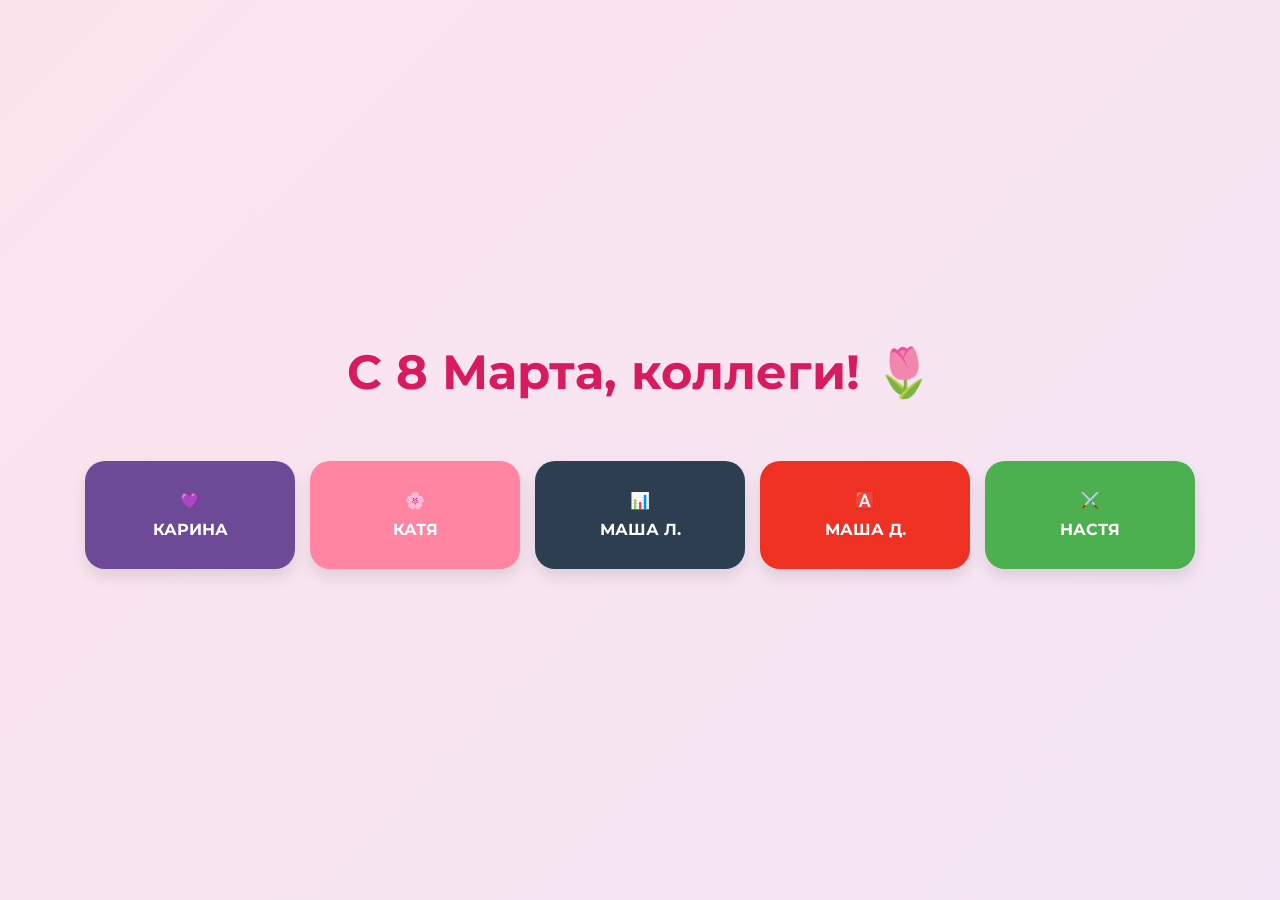
<file: index.html>
<!DOCTYPE html>
<html lang="ru">
<head>
    <meta charset="UTF-8">
    <title>8 Марта Хаб</title>
    <link href="https://fonts.googleapis.com/css2?family=Montserrat:wght@400;700&display=swap" rel="stylesheet">
    <style>
        body {
            margin: 0; padding: 0;
            background: linear-gradient(135deg, #fce4ec 0%, #f3e5f5 100%);
            font-family: 'Montserrat', sans-serif;
            display: flex; flex-direction: column; align-items: center; justify-content: center;
            min-height: 100vh; text-align: center;
        }
        .container { width: 95%; max-width: 1200px; }
        h1 { color: #d81b60; font-size: 3rem; margin-bottom: 40px; }

        /* Выравнивание в одну строку */
        .grid-row {
            display: flex;
            justify-content: center;
            gap: 15px;
            overflow-x: auto; /* На случай узкого экрана */
            padding: 20px 10px;
        }

        .card {
            flex: 0 0 180px; /* Фиксированная ширина для ряда */
            padding: 30px 15px;
            border-radius: 20px;
            text-decoration: none;
            color: white;
            font-weight: bold;
            transition: 0.3s;
            box-shadow: 0 8px 15px rgba(0,0,0,0.1);
            display: flex; flex-direction: column; align-items: center; gap: 10px;
        }
        .card:hover { transform: translateY(-10px); box-shadow: 0 12px 20px rgba(0,0,0,0.2); }

        .btn-karina { background: #6d4a97; }
        .btn-katya { background: #ff85a2; }
        .btn-masha-l { background: #2c3e50; }
        .btn-masha-d { background: #ef3124; }
        .btn-nastya { background: #4caf50; }
    </style>
</head>
<body>
    <div class="container">
        <h1>С 8 Марта, коллеги! 🌷</h1>
        <div class="grid-row">
            <a href="karina.html" class="card btn-karina"><span>💜</span>КАРИНА</a>
            <a href="katya.html" class="card btn-katya"><span>🌸</span>КАТЯ</a>
            <a href="mashaL.html" class="card btn-masha-l"><span>📊</span>МАША Л.</a>
            <a href="mashaD.html" class="card btn-masha-d"><span>🅰️</span>МАША Д.</a>
            <a href="nastya.html" class="card btn-nastya"><span>⚔️</span>НАСТЯ</a>
        </div>
    </div>
</body>
</html>
</file>
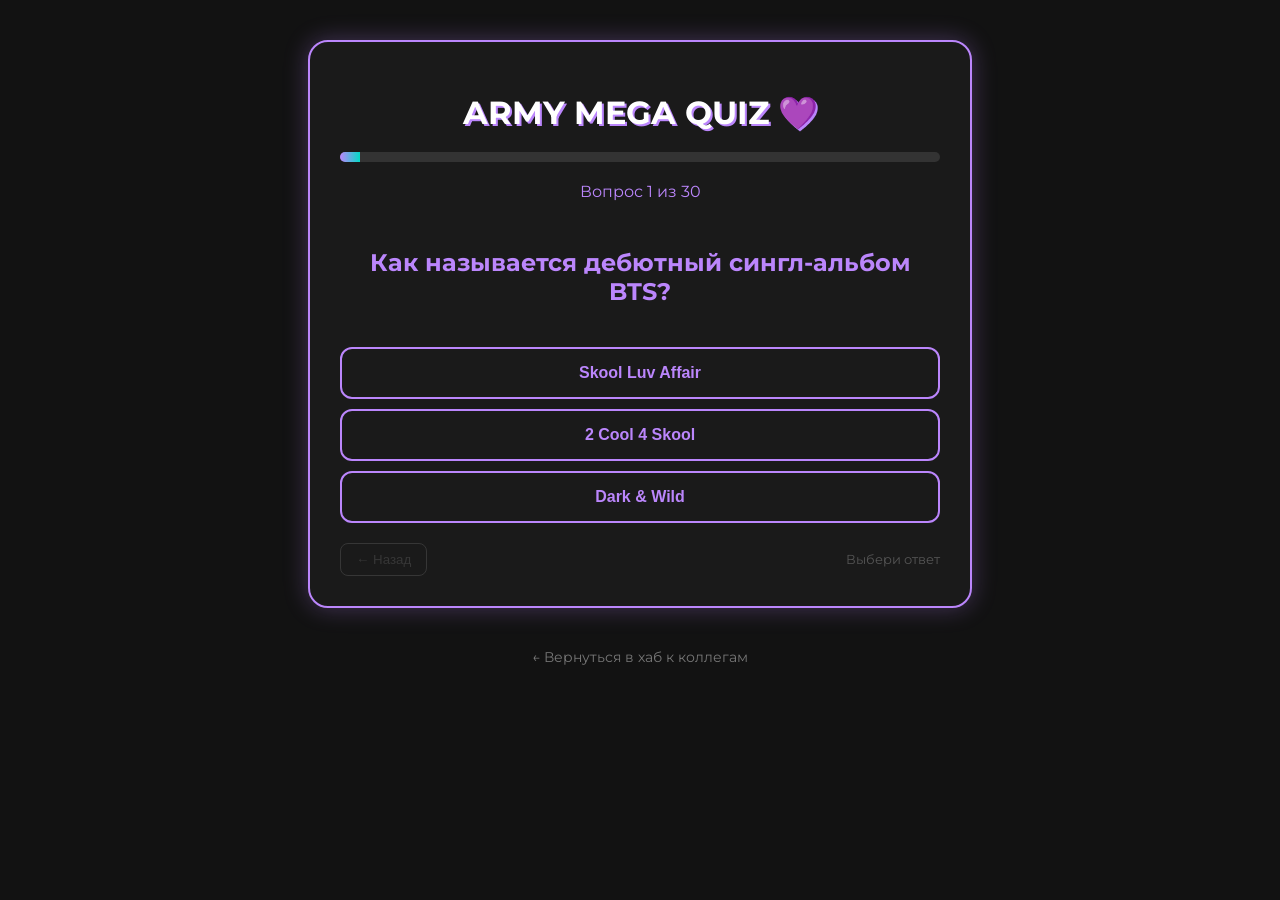
<file: karina.html>
<!DOCTYPE html>
<html lang="ru">
<head>
    <meta charset="UTF-8">
    <title>BTS Mega Quiz | Карина</title>
    <link href="https://fonts.googleapis.com/css2?family=Montserrat:wght@400;700&display=swap" rel="stylesheet">
    <style>
        body {
            background: #121212;
            color: #bb86fc;
            font-family: 'Montserrat', sans-serif;
            text-align: center;
            padding: 20px;
            margin: 0;
        }
        .quiz-container {
            border: 2px solid #bb86fc;
            padding: 30px;
            border-radius: 20px;
            max-width: 600px;
            margin: 20px auto;
            background: #1a1a1a;
            box-shadow: 0 0 25px rgba(187, 134, 252, 0.3);
        }
        h1 { color: #fff; text-shadow: 2px 2px #bb86fc; margin-bottom: 10px; }
        .progress-bar {
            height: 10px;
            background: #333;
            border-radius: 5px;
            margin: 20px 0;
            overflow: hidden;
        }
        #progress-fill {
            height: 100%;
            background: linear-gradient(90deg, #bb86fc, #03dac6);
            width: 0%;
            transition: 0.4s;
        }
        .question-box { min-height: 120px; display: flex; flex-direction: column; justify-content: center; }
        
        .btn-option {
            display: block;
            width: 100%;
            padding: 15px;
            margin: 10px 0;
            background: transparent;
            color: #bb86fc;
            border: 2px solid #bb86fc;
            border-radius: 12px;
            cursor: pointer;
            font-weight: bold;
            font-size: 1rem;
            transition: 0.2s;
        }

        /* Цвета проверки */
        .correct { background: #2ecc71 !important; color: #fff !important; border-color: #2ecc71 !important; }
        .wrong { background: #e74c3c !important; color: #fff !important; border-color: #e74c3c !important; }

        .nav-controls {
            display: flex;
            justify-content: space-between;
            margin-top: 20px;
        }
        .btn-nav {
            background: none;
            border: 1px solid #777;
            color: #777;
            padding: 8px 15px;
            border-radius: 8px;
            cursor: pointer;
            transition: 0.3s;
        }
        .btn-nav:hover:not(:disabled) { border-color: #bb86fc; color: #bb86fc; }
        .btn-nav:disabled { opacity: 0.3; cursor: not-allowed; }

        .back-link {
            color: #777;
            text-decoration: none;
            margin-top: 20px;
            display: inline-block;
            font-size: 0.9rem;
        }
        .back-link:hover { color: #bb86fc; }
    </style>
</head>
<body>

    <div class="quiz-container">
        <h1>ARMY MEGA QUIZ 💜</h1>
        <div class="progress-bar"><div id="progress-fill"></div></div>
        <p id="score-text">Вопрос 1 из 30</p>

        <div class="question-box">
            <h2 id="question-text">Загрузка...</h2>
        </div>

        <div id="options"></div>

        <div class="nav-controls">
            <button id="prev-btn" class="btn-nav" onclick="prevQuestion()">← Назад</button>
            <span id="feedback-text" style="font-size: 0.8rem; align-self: center; color: #555;">Выбери ответ</span>
        </div>
    </div>

    <a href="index.html" class="back-link">← Вернуться в хаб к коллегам</a>

    <script>
        const questions = [
            { q: "Как называется дебютный сингл-альбом BTS?", a: ["Skool Luv Affair", "2 Cool 4 Skool", "Dark & Wild"], correct: 1 },
            { q: "Точная дата дебюта группы?", a: ["13 июня 2013", "12 июня 2013", "14 июня 2014"], correct: 0 },
            { q: "Кто был первым участником, присоединившимся к Big Hit?", a: ["Suga", "RM", "J-Hope"], correct: 1 },
            { q: "Угадай песню по эмодзи: 🧨🧊⚡", a: ["Butter", "Dynamite", "Stay Gold"], correct: 1 },
            { q: "Название фандома A.R.M.Y расшифровывается как...", a: ["Adorable Representative M.C. for Youth", "Amazing Real Music Youth", "All Real Music Young"], correct: 0 },
            { q: "Кто из участников самый младший (Золотой Макнэ)?", a: ["V", "Jungkook", "Jimin"], correct: 1 },
            { q: "Какая фраза Тэхёна стала девизом ARMY?", a: ["I purple you (Borahae)", "Love Yourself", "Shine Dream Smile"], correct: 0 },
            { q: "Как назывался первый полноформатный альбом BTS?", a: ["Wake Up", "Dark & Wild", "Wings"], correct: 1 },
            { q: "Кто выпустил сольный альбом 'Indigo'?", a: ["RM", "Suga", "J-Hope"], correct: 0 },
            { q: "В каком году BTS впервые посетили премию Грэмми?", a: ["2018", "2019", "2020"], correct: 1 },
            { q: "Угадай песню по эмодзи: 🦢🖤", a: ["Black Swan", "Shadow", "Louder than bombs"], correct: 0 },
            { q: "Сценическое имя Мин Юнги как сольного исполнителя?", a: ["V", "Agust D", "Hope World"], correct: 1 },
            { q: "Кто из участников является 'World Wide Handsome'?", a: ["Jin", "V", "Jimin"], correct: 0 },
            { q: "Какой город является родиной Тэхёна (V)?", a: ["Тэгу", "Пусан", "Сеул"], correct: 0 },
            { q: "В какой дораме снялся Ким Тэхён (V)?", a: ["Хваран", "Гоблин", "Наследники"], correct: 0 },
            { q: "Как называется серия влогов о путешествиях парней?", a: ["Run BTS", "Bon Voyage", "BTS Gayo"], correct: 1 },
            { q: "Какое животное представляет Чонгука в BT21?", a: ["Коала (Koya)", "Кролик (Cooky)", "Печенька (Shooky)"], correct: 1 },
            { q: "Угадай песню по эмодзи: 👦💖🌹", a: ["Boy In Luv", "Boy With Luv", "Save Me"], correct: 1 },
            { q: "Кто в группе главный хореограф и 'Солнышко'?", a: ["RM", "J-Hope", "Suga"], correct: 1 },
            { q: "С каким артистом была коллаборация 'My Universe'?", a: ["Halsey", "Coldplay", "Snoop Dogg"], correct: 1 },
            { q: "Как называется сольный трек Чимина из альбома 'Face'?", a: ["Like Crazy", "Set Me Free Pt.2", "Filter"], correct: 0 },
            { q: "Первая песня BTS полностью на английском языке?", a: ["Butter", "Dynamite", "Permission to Dance"], correct: 1 },
            { q: "В каком городе родился Чимин?", a: ["Тэгу", "Пусан", "Кванджу"], correct: 1 },
            { q: "Название альбома, вышедшего в пандемию в 2020 году?", a: ["BE", "Map of the Soul: 7", "Love Yourself: Answer"], correct: 0 },
            { q: "Угадай песню по эмодзи: 🎤💧", a: ["Mic Drop", "Fire", "Dope"], correct: 0 },
            { q: "Как зовут собаку Тэхёна?", a: ["Minnie", "Yeontan", "Holly"], correct: 1 },
            { q: "Кто из участников любит читать и посещать музеи ('Namjooning')?", a: ["RM", "Jin", "Suga"], correct: 0 },
            { q: "Как называется сольный трек Джина, посвященный ARMY (2022)?", a: ["The Astronaut", "Abyss", "Moon"], correct: 0 },
            { q: "Сколько всего участников в BTS?", a: ["5", "7", "9"], correct: 1 },
            { q: "Самый важный ответ: Карина, ты готова пройти квест до конца?", a: ["Да!", "Конечно!", "Я — настоящая ARMY!"], correct: 2 }
        ];

        let currentQ = 0;
        let userAnswers = []; 
        let isLocked = false; // Блокировка кликов во время анимации

        function loadQuestion() {
            isLocked = false;
            const q = questions[currentQ];
            document.getElementById('question-text').innerText = q.q;
            document.getElementById('score-text').innerText = `Вопрос ${currentQ + 1} из ${questions.length}`;
            document.getElementById('progress-fill').style.width = ((currentQ + 1) / questions.length * 100) + "%";
            document.getElementById('prev-btn').disabled = currentQ === 0;
            document.getElementById('feedback-text').innerText = "Выбери ответ";

            const options = document.getElementById('options');
            options.innerHTML = '';
            
            q.a.forEach((opt, i) => {
                const btn = document.createElement('button');
                btn.className = 'btn-option';
                btn.innerText = opt;
                
                // Если мы вернулись назад, подсвечиваем то, что уже выбрали
                if (userAnswers[currentQ] !== undefined) {
                    if (i === q.correct) btn.classList.add('correct');
                    else if (i === userAnswers[currentQ]) btn.classList.add('wrong');
                }

                btn.onclick = () => checkAnswer(i, btn);
                options.appendChild(btn);
            });
        }

        function checkAnswer(i, btn) {
            if (isLocked) return;
            isLocked = true;

            const q = questions[currentQ];
            userAnswers[currentQ] = i;

            // Визуальная проверка
            if (i === q.correct) {
                btn.classList.add('correct');
                document.getElementById('feedback-text').innerText = "Верно! ✨";
            } else {
                btn.classList.add('wrong');
                document.getElementById('feedback-text').innerText = "Упс, не совсем... 💜";
                // Подсвечиваем правильный, чтобы Карина знала
                const buttons = document.querySelectorAll('.btn-option');
                buttons[q.correct].classList.add('correct');
            }

            // Задержка перед переходом, чтобы успеть увидеть результат
            setTimeout(() => {
                currentQ++;
                if (currentQ < questions.length) loadQuestion();
                else finish();
            }, 1200);
        }

        function prevQuestion() {
            if (currentQ > 0) {
                currentQ--;
                loadQuestion();
            }
        }

        function finish() {
            let finalScore = 0;
            userAnswers.forEach((ans, index) => {
                if (ans === questions[index].correct) finalScore++;
            });

            const container = document.querySelector('.quiz-container');
            container.innerHTML = `
                <h1 style="font-size: 3rem;">💜 ФИНАЛ 💜</h1>
                <p style="font-size: 1.4rem;">Карина, твой результат: ${finalScore} из ${questions.length}</p>
                <p style="margin: 20px 0; line-height: 1.6;">Ты — настоящая гордость фандома! Пусть этот день будет таким же ярким, как концерт BTS!</p>
                <button class="btn-option" onclick="location.reload()">Пройти еще раз</button>
                <a href="index.html" class="back-link">Вернуться на главную</a>
            `;
        }

        loadQuestion();
    </script>
</body>
</html>
</file>
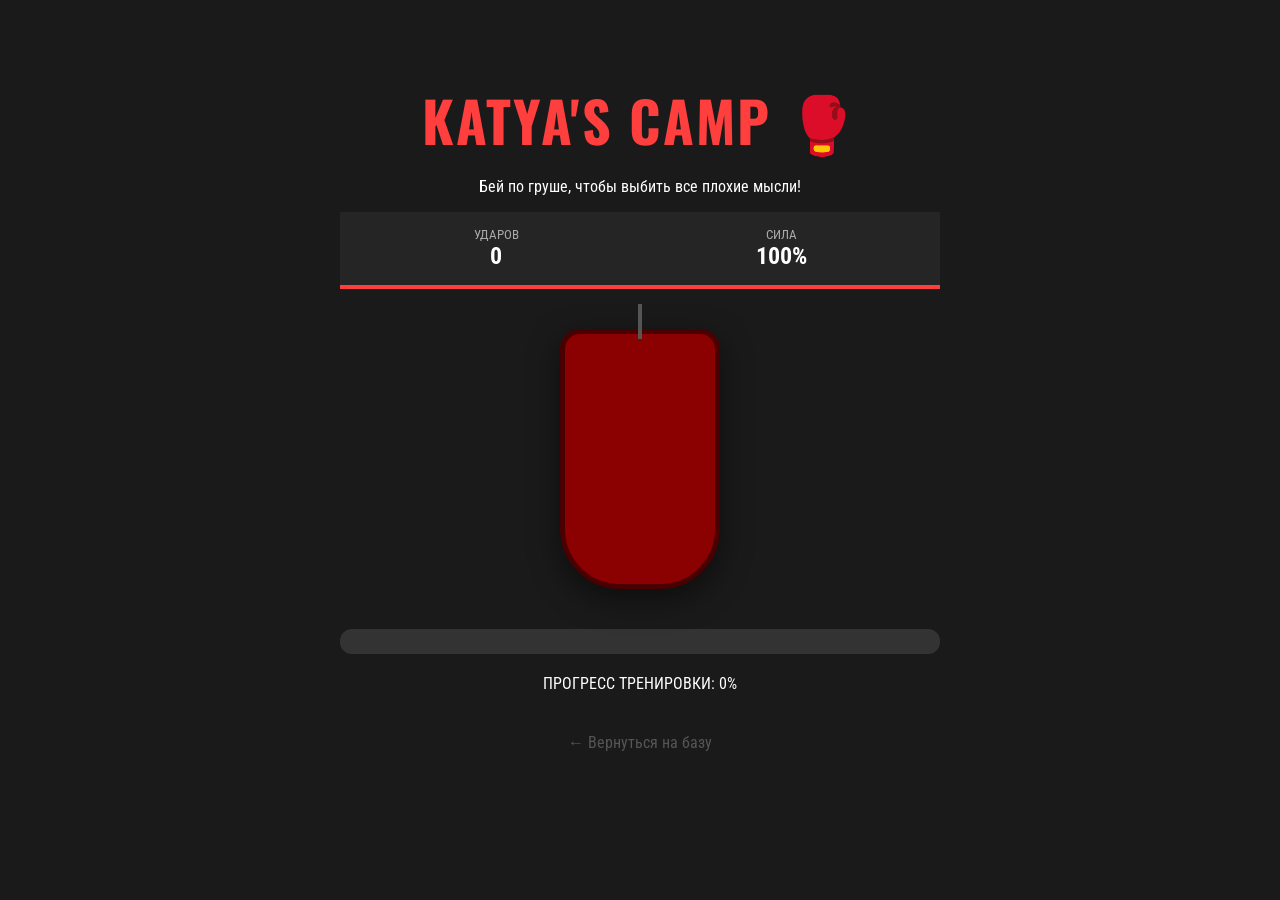
<file: katya.html>
<!DOCTYPE html>
<html lang="ru">
<head>
    <meta charset="UTF-8">
    <title>Katya | Queen of the Ring 🥊</title>
    <link href="https://fonts.googleapis.com/css2?family=Oswald:wght@700&family=Roboto+Condensed:wght@400;700&display=swap" rel="stylesheet">
    <style>
        body {
            background: #1a1a1a;
            color: #ffffff;
            font-family: 'Roboto Condensed', sans-serif;
            text-align: center;
            margin: 0;
            overflow-x: hidden;
        }
        .gym-container {
            padding: 40px 20px;
            max-width: 600px;
            margin: auto;
        }
        h1 {
            font-family: 'Oswald', sans-serif;
            font-size: 3.5rem;
            color: #ff3e3e;
            text-transform: uppercase;
            letter-spacing: 2px;
            margin-bottom: 10px;
        }
        .stats-row {
            display: flex;
            justify-content: space-around;
            background: #252525;
            padding: 15px;
            border-bottom: 4px solid #ff3e3e;
            margin-bottom: 30px;
        }
        .stat-item span { display: block; color: #aaa; font-size: 0.8rem; }
        .stat-item strong { font-size: 1.5rem; color: #fff; }

        /* Боксерская груша */
        #boxing-bag {
            width: 150px;
            height: 250px;
            background: #8b0000;
            margin: 40px auto;
            border-radius: 20px 20px 60px 60px;
            border: 5px solid #4a0000;
            cursor: pointer;
            transition: transform 0.1s;
            position: relative;
            box-shadow: 0 10px 30px rgba(0,0,0,0.5);
        }
        #boxing-bag::before {
            content: '';
            position: absolute;
            top: -30px; left: 50%;
            width: 4px; height: 35px;
            background: #555; transform: translateX(-50%);
        }
        #boxing-bag:active {
            transform: scale(0.95) rotate(5deg);
        }

        .punch-text {
            position: absolute;
            color: #ff3e3e;
            font-weight: bold;
            font-size: 1.5rem;
            pointer-events: none;
            animation: floatUp 0.6s ease-out forwards;
        }

        @keyframes floatUp {
            0% { transform: translateY(0); opacity: 1; }
            100% { transform: translateY(-100px); opacity: 0; }
        }

        .progress-container {
            width: 100%;
            height: 25px;
            background: #333;
            border-radius: 12px;
            margin: 20px 0;
            overflow: hidden;
        }
        #progress-bar {
            width: 0%;
            height: 100%;
            background: linear-gradient(90deg, #ff3e3e, #ff8e8e);
            transition: width 0.3s;
        }

        button#special-move {
            background: #ff3e3e;
            color: white;
            border: none;
            padding: 15px 30px;
            font-family: 'Oswald', sans-serif;
            font-size: 1.2rem;
            cursor: pointer;
            border-radius: 5px;
            display: none;
            margin: 20px auto;
        }
        button#special-move:hover { background: #cc0000; }

        .back-link { color: #555; text-decoration: none; margin-top: 40px; display: block; }
    </style>
</head>
<body>

<div class="gym-container">
    <h1>KATYA'S CAMP 🥊</h1>
    <p>Бей по груше, чтобы выбить все плохие мысли!</p>

    <div class="stats-row">
        <div class="stat-item"><span>УДАРОВ</span><strong id="hits">0</strong></div>
        <div class="stat-item"><span>СИЛА</span><strong id="power">100%</strong></div>
    </div>

    <div id="boxing-bag" onclick="punch(event)"></div>

    <div class="progress-container">
        <div id="progress-bar"></div>
    </div>
    <p id="label">ПРОГРЕСС ТРЕНИРОВКИ: <span id="percent">0%</span></p>

    <button id="special-move" onclick="victory()">ФИНАЛЬНЫЙ АППЕРКОТ!</button>

    <a href="index.html" class="back-link">← Вернуться на базу</a>
</div>

<script>
    let hits = 0;
    let progress = 0;
    const targets = ["БАГИ", "ДЕЛА", "РУТИНА", "СТРЕСС", "ОШИБКИ"];

    function punch(event) {
        hits++;
        progress += 2; // Нужно 50 ударов для победы
        
        // Обновляем текст
        document.getElementById('hits').innerText = hits;
        
        // Обновляем прогресс-бар
        if (progress > 100) progress = 100;
        document.getElementById('progress-bar').style.width = progress + '%';
        document.getElementById('percent').innerText = progress + '%';

        // Создаем вылетающий текст
        const text = document.createElement('div');
        text.className = 'punch-text';
        text.innerText = targets[Math.floor(Math.random() * targets.length)] + "!";
        text.style.left = event.clientX + 'px';
        text.style.top = (event.clientY - 50) + 'px';
        document.body.appendChild(text);

        // Удаляем текст через полсекунды
        setTimeout(() => text.remove(), 600);

        // Если дошли до конца
        if (progress >= 100) {
            document.getElementById('boxing-bag').style.display = 'none';
            document.getElementById('special-move').style.display = 'block';
            document.getElementById('label').innerText = "КАТЯ ГОТОВА К ВЫХОДУ НА РИНГ!";
        }
    }

    function victory() {
        document.body.innerHTML = `
            <div style="padding-top: 100px; background: #1a1a1a; height: 100vh;">
                <h1 style="font-size: 5rem; color: gold;">K.O.!</h1>
                <h2 style="color: white;">Катя — абсолютный чемпион 8 Марта!</h2>
                <p style="font-size: 1.5rem; color: #ff3e3e;">🏆 Пояс чемпиона за невероятную силу и красоту твой! 🏆</p>
                <br>
                <button onclick="location.reload()" style="padding: 10px 20px;">Начать тренировку заново</button>
                <br><br>
                <a href="index.html" style="color: #555; text-decoration: none;">← Вернуться в хаб</a>
            </div>
        `;
    }
</script>

</body>
</html>
</file>
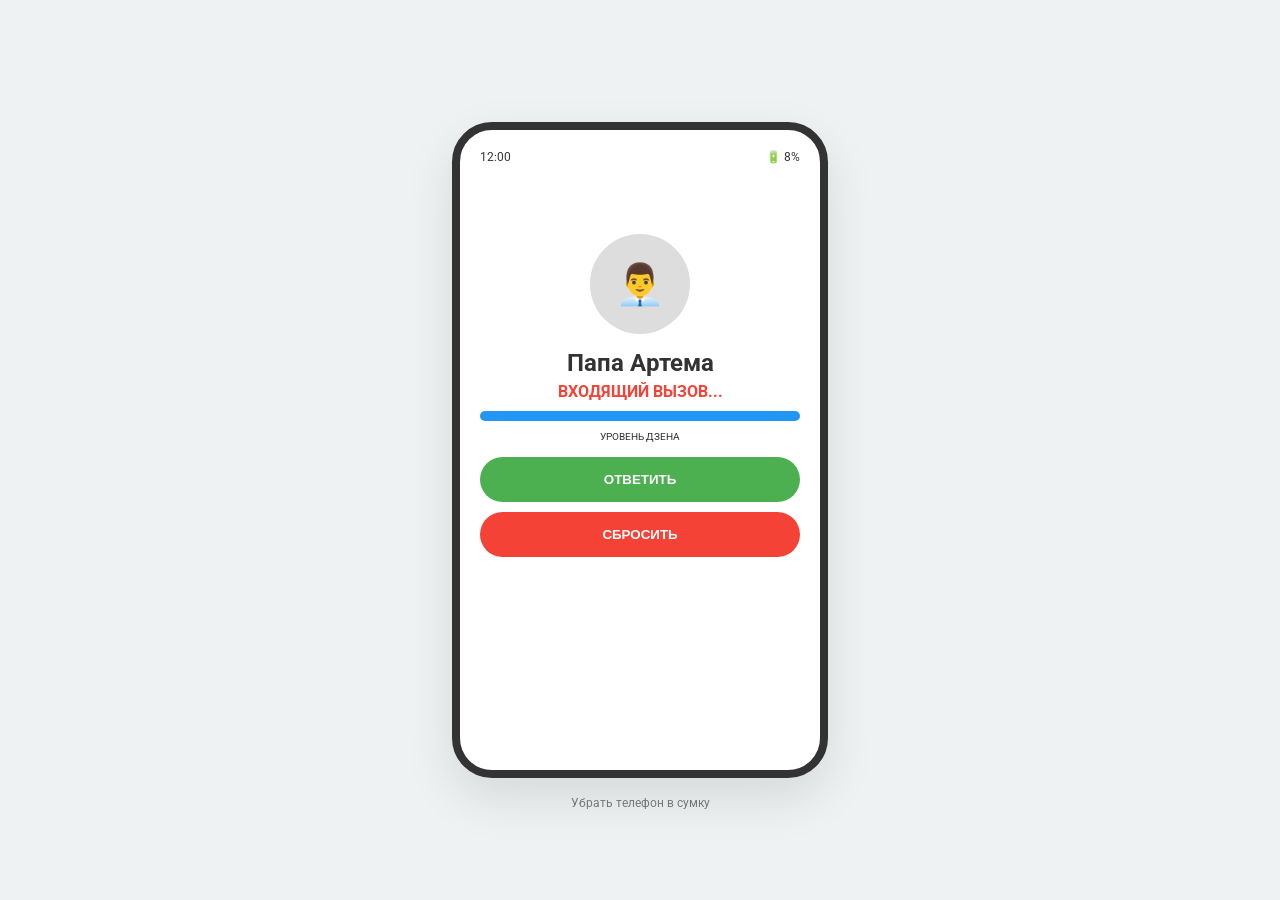
<file: mashaD.html>
<!DOCTYPE html>
<html lang="ru">
<head>
    <meta charset="UTF-8">
    <title>Masha D. | Zen Call Center</title>
    <link href="https://fonts.googleapis.com/css2?family=Roboto:wght@300;400;700&display=swap" rel="stylesheet">
    <style>
        body {
            background: #eef2f3;
            color: #333;
            font-family: 'Roboto', sans-serif;
            display: flex;
            justify-content: center;
            align-items: center;
            height: 100vh;
            margin: 0;
            overflow: hidden;
        }
        .phone-container {
            width: 320px;
            height: 600px;
            background: #fff;
            border-radius: 40px;
            box-shadow: 0 20px 50px rgba(0,0,0,0.1);
            border: 8px solid #333;
            position: relative;
            display: flex;
            flex-direction: column;
            padding: 20px;
        }
        .screen {
            flex: 1;
            display: flex;
            flex-direction: column;
            text-align: center;
        }
        .status-bar { display: flex; justify-content: space-between; font-size: 12px; margin-bottom: 20px; }
        
        .caller-id { margin-top: 50px; }
        .avatar {
            width: 100px; height: 100px;
            background: #ddd; border-radius: 50%;
            margin: 0 auto 15px;
            display: flex; align-items: center; justify-content: center;
            font-size: 40px;
        }
        .caller-name { font-size: 1.5rem; font-weight: bold; margin-bottom: 5px; }
        .call-status { color: #f44336; font-weight: bold; animation: blink 1s infinite; }

        @keyframes blink { 50% { opacity: 0.5; } }

        .chat-bubble {
            background: #f1f0f0;
            padding: 15px;
            border-radius: 15px;
            margin-top: 20px;
            font-size: 0.9rem;
            line-height: 1.4;
            display: none;
        }

        .actions { margin-top: auto; padding-bottom: 30px; }
        .btn-call {
            width: 100%;
            padding: 15px;
            margin: 5px 0;
            border: none;
            border-radius: 25px;
            cursor: pointer;
            font-weight: bold;
            transition: 0.3s;
        }
        .accept { background: #4caf50; color: white; }
        .decline { background: #f44336; color: white; }
        
        .zen-bar {
            height: 10px; background: #eee; border-radius: 5px; margin-top: 10px; overflow: hidden;
        }
        #zen-fill { height: 100%; background: #2196f3; width: 100%; transition: 0.5s; }

        .back-link { position: absolute; bottom: -40px; left: 50%; transform: translateX(-50%); color: #777; text-decoration: none; font-size: 12px; }
    </style>
</head>
<body>

<div class="phone-container">
    <div class="screen">
        <div class="status-bar">
            <span>12:00</span>
            <span>🔋 8%</span>
        </div>

        <div id="call-ui">
            <div class="caller-id">
                <div class="avatar">👨‍💼</div>
                <div class="caller-name" id="caller-name">Папа Артема</div>
                <div class="call-status">ВХОДЯЩИЙ ВЫЗОВ...</div>
            </div>
            
            <div class="chat-bubble" id="phrase"></div>

            <div class="zen-bar"><div id="zen-fill"></div></div>
            <p style="font-size: 10px;">УРОВЕНЬ ДЗЕНА</p>

            <div class="actions" id="buttons">
                <button class="btn-call accept" onclick="answer()">ОТВЕТИТЬ</button>
                <button class="btn-call decline" onclick="ignore()">СБРОСИТЬ</button>
            </div>
        </div>
    </div>
    <a href="index.html" class="back-link">Убрать телефон в сумку</a>
</div>

<script>
    const callers = [
        { name: "Мама Ивана", phrase: "Почему моему сыну сняли кибероны, если он гений?!", options: ["Объяснить что его сын дурак", "Смягчить ответ"], cost: 10 },
        { name: "Папа Светы", phrase: "А вы сможете научите её кодить на Python за неделю?", options: ["Спустить на землю", "Пообещать чудо"], cost: 20 },
        { name: "Бабушка Коли", phrase: "Он не придет, у него лапки... то есть насморк!", options: ["Пожелать здоровья", "Спросить про оплату"], cost: 5 },
        { name: "Мама Алисы", phrase: "А почему вы не ответили мне в 3:22 в воскресенье?!", options: ["Напомнить про границы", "Извиниться"], cost: 30 }
    ];

    let currentIdx = 0;
    let zen = 100;

    function answer() {
        const caller = callers[currentIdx];
        document.querySelector('.call-status').innerText = "В РАЗГОВОРЕ";
        document.querySelector('.call-status').style.color = "#4caf50";
        document.getElementById('phrase').style.display = "block";
        document.getElementById('phrase').innerText = caller.phrase;

        const btnContainer = document.getElementById('buttons');
        btnContainer.innerHTML = '';
        
        caller.options.forEach((opt, i) => {
            const btn = document.createElement('button');
            btn.className = 'btn-call accept';
            btn.style.fontSize = '12px';
            btn.innerText = opt;
            btn.onclick = () => nextCall(caller.cost + (i * 10));
            btnContainer.appendChild(btn);
        });
    }

    function ignore() {
        zen -= 5;
        nextCall(0);
    }

    function nextCall(cost) {
        zen -= cost;
        if (zen < 0) zen = 0;
        document.getElementById('zen-fill').style.width = zen + '%';
        
        currentIdx++;
        if (currentIdx < callers.length && zen > 0) {
            resetUI();
        } else {
            finish();
        }
    }

    function resetUI() {
        const caller = callers[currentIdx];
        document.getElementById('caller-name').innerText = caller.name;
        document.querySelector('.call-status').innerText = "ВХОДЯЩИЙ ВЫЗОВ...";
        document.querySelector('.call-status').style.color = "#f44336";
        document.getElementById('phrase').style.display = "none";
        document.getElementById('buttons').innerHTML = `
            <button class="btn-call accept" onclick="answer()">ОТВЕТИТЬ</button>
            <button class="btn-call decline" onclick="ignore()">СБРОСИТЬ</button>
        `;
    }

    function finish() {
        const ui = document.getElementById('call-ui');
        let msg = zen > 20 ? "Маша, ты — гуру переговоров! 🧘‍♀️" : "Срочно нужен отпуск и тишина! 🔇";
        ui.innerHTML = `
            <div style="margin-top:100px;">
                <h2>СМЕНА ОКОНЧЕНА</h2>
                <p>${msg}</p>
                <p>Твой остаток Дзена: ${zen}%</p>
                <button class="btn-call accept" onclick="location.reload()">Начать новый день</button>
            </div>
        `;
    }
</script>

</body>
</html>
</file>
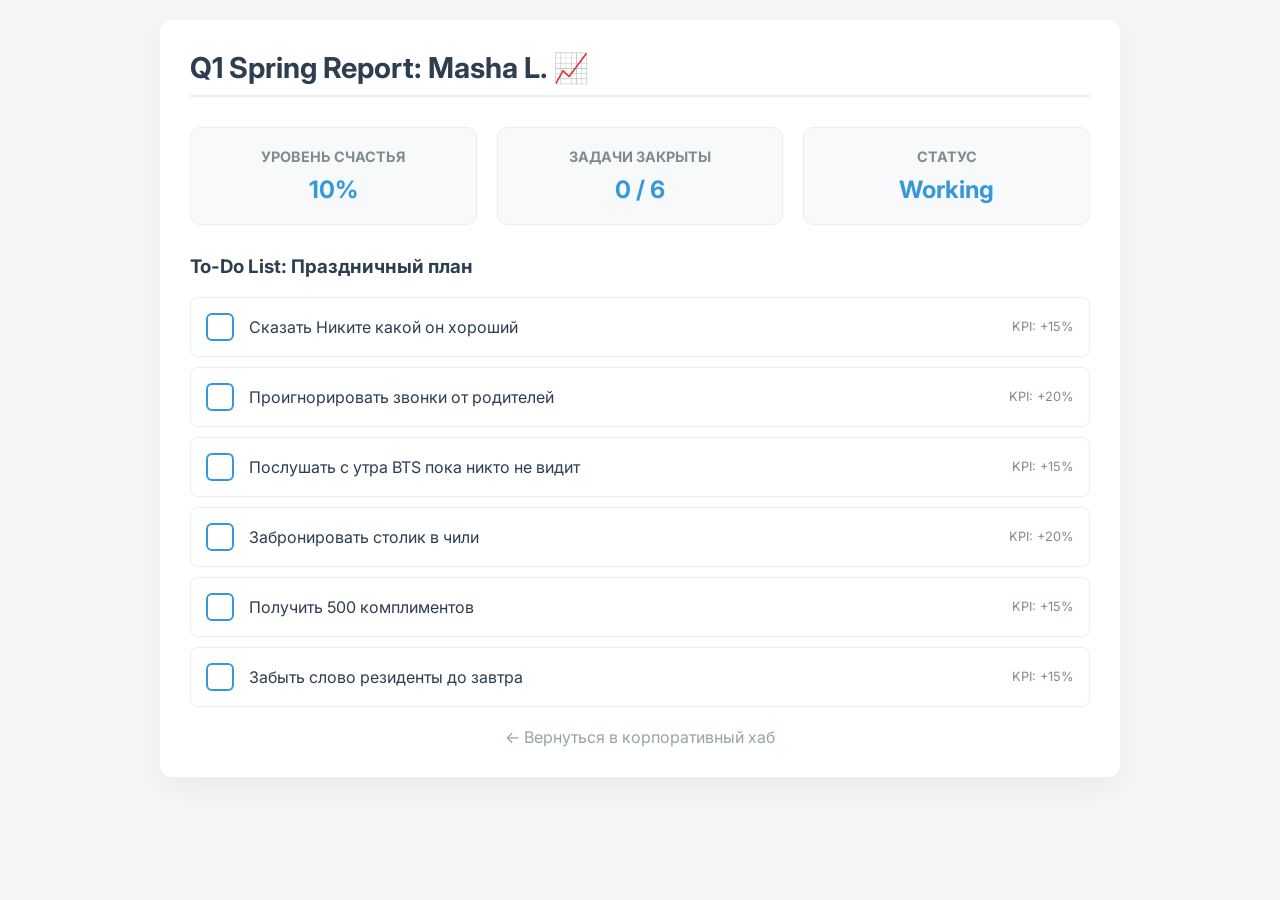
<file: mashaL.html>
<!DOCTYPE html>
<html lang="ru">
<head>
    <meta charset="UTF-8">
    <title>Masha L. | Business Dashboard</title>
    <link href="https://fonts.googleapis.com/css2?family=Inter:wght@400;600;700&display=swap" rel="stylesheet">
    <style>
        body {
            background-color: #f4f7f6;
            color: #2c3e50;
            font-family: 'Inter', sans-serif;
            margin: 0; padding: 20px;
            display: flex; justify-content: center;
        }
        .dashboard {
            width: 100%; max-width: 900px;
            background: white; border-radius: 12px;
            box-shadow: 0 10px 30px rgba(0,0,0,0.05);
            padding: 30px;
        }
        header { border-bottom: 2px solid #eee; margin-bottom: 30px; padding-bottom: 10px; }
        h1 { margin: 0; color: #2c3e50; font-size: 1.8rem; }
        .stats-grid {
            display: grid; grid-template-columns: repeat(3, 1fr); gap: 20px; margin-bottom: 30px;
        }
        .stat-card {
            background: #f8f9fa; border: 1px solid #eee; padding: 20px; border-radius: 10px; text-align: center;
        }
        .stat-card h3 { margin: 0; font-size: 0.9rem; color: #7f8c8d; text-transform: uppercase; }
        .stat-card p { margin: 10px 0 0; font-size: 1.5rem; font-weight: 700; color: #3498db; }
        
        .task-list { list-style: none; padding: 0; }
        .task-item {
            display: flex; align-items: center; justify-content: space-between;
            padding: 15px; border: 1px solid #eee; margin-bottom: 10px; border-radius: 8px;
            transition: 0.3s;
        }
        .task-item:hover { background: #fdfdfd; transform: translateX(5px); }
        .task-info { display: flex; align-items: center; gap: 15px; }
        .checkbox {
            width: 24px; height: 24px; border: 2px solid #3498db; border-radius: 6px;
            cursor: pointer; display: flex; align-items: center; justify-content: center;
        }
        .completed { background: #2ecc71; border-color: #2ecc71; color: white; text-decoration: line-through; opacity: 0.6; }
        
        .btn-complete {
            background: #3498db; color: white; border: none; padding: 8px 15px; border-radius: 6px;
            cursor: pointer; font-weight: 600;
        }
        .btn-complete:disabled { background: #bdc3c7; cursor: not-allowed; }

        .bonus-section {
            margin-top: 30px; padding: 20px; background: #e8f4fd; border-radius: 10px;
            text-align: center; display: none;
        }
        .back-link { display: block; margin-top: 20px; text-align: center; color: #95a5a6; text-decoration: none; }
    </style>
</head>
<body>

<div class="dashboard">
    <header>
        <h1>Q1 Spring Report: Masha L. 📈</h1>
    </header>

    <div class="stats-grid">
        <div class="stat-card">
            <h3>Уровень Счастья</h3>
            <p id="happiness">10%</p>
        </div>
        <div class="stat-card">
            <h3>Задачи закрыты</h3>
            <p id="tasks-done">0 / 6</p>
        </div>
        <div class="stat-card">
            <h3>Статус</h3>
            <p id="status">Working</p>
        </div>
    </div>

    <h3>To-Do List: Праздничный план</h3>
    <ul class="task-list" id="task-list">
        </ul>

    <div id="bonus" class="bonus-section">
        <h2>🎉 План выполнен на 100%!</h2>
        <p>Квартальная премия: Безлимитное весеннее настроение и 1000 комплиментов!</p>
        <button class="btn-complete" onclick="window.location.href='index.html'">Получить выходной</button>
    </div>

    <a href="index.html" class="back-link">← Вернуться в корпоративный хаб</a>
</div>

<script>
    const tasks = [
        { id: 1, text: "Сказать Никите какой он хороший", value: 15 },
        { id: 2, text: "Проигнорировать звонки от родителей", value: 20 },
        { id: 3, text: "Послушать с утра BTS пока никто не видит", value: 15 },
        { id: 4, text: "Забронировать столик в чили", value: 20 },
        { id: 5, text: "Получить 500 комплиментов", value: 15 },
        { id: 6, text: "Забыть слово резиденты до завтра", value: 15 }
    ];

    let completedCount = 0;
    let totalHappiness = 10;

    function renderTasks() {
        const list = document.getElementById('task-list');
        list.innerHTML = '';
        tasks.forEach(task => {
            const li = document.createElement('li');
            li.className = 'task-item';
            li.id = `task-${task.id}`;
            li.innerHTML = `
                <div class="task-info">
                    <div class="checkbox" id="check-${task.id}" onclick="completeTask(${task.id}, ${task.value})"></div>
                    <span>${task.text}</span>
                </div>
                <span style="font-size: 0.8rem; color: #7f8c8d;">KPI: +${task.value}%</span>
            `;
            list.appendChild(li);
        });
    }

    function completeTask(id, value) {
        const check = document.getElementById(`check-${id}`);
        const item = document.getElementById(`task-${id}`);
        
        if (!check.classList.contains('completed')) {
            check.classList.add('completed');
            check.innerHTML = '✔';
            item.style.opacity = '0.5';
            
            completedCount++;
            totalHappiness += value;
            if (totalHappiness > 100) totalHappiness = 100;

            updateStats();
        }
    }

    function updateStats() {
        document.getElementById('happiness').innerText = totalHappiness + '%';
        document.getElementById('tasks-done').innerText = `${completedCount} / ${tasks.length}`;
        
        if (completedCount === tasks.length) {
            document.getElementById('status').innerText = 'OUT OF OFFICE';
            document.getElementById('status').style.color = '#2ecc71';
            document.getElementById('bonus').style.display = 'block';
        }
    }

    renderTasks();
</script>

</body>
</html>
</file>
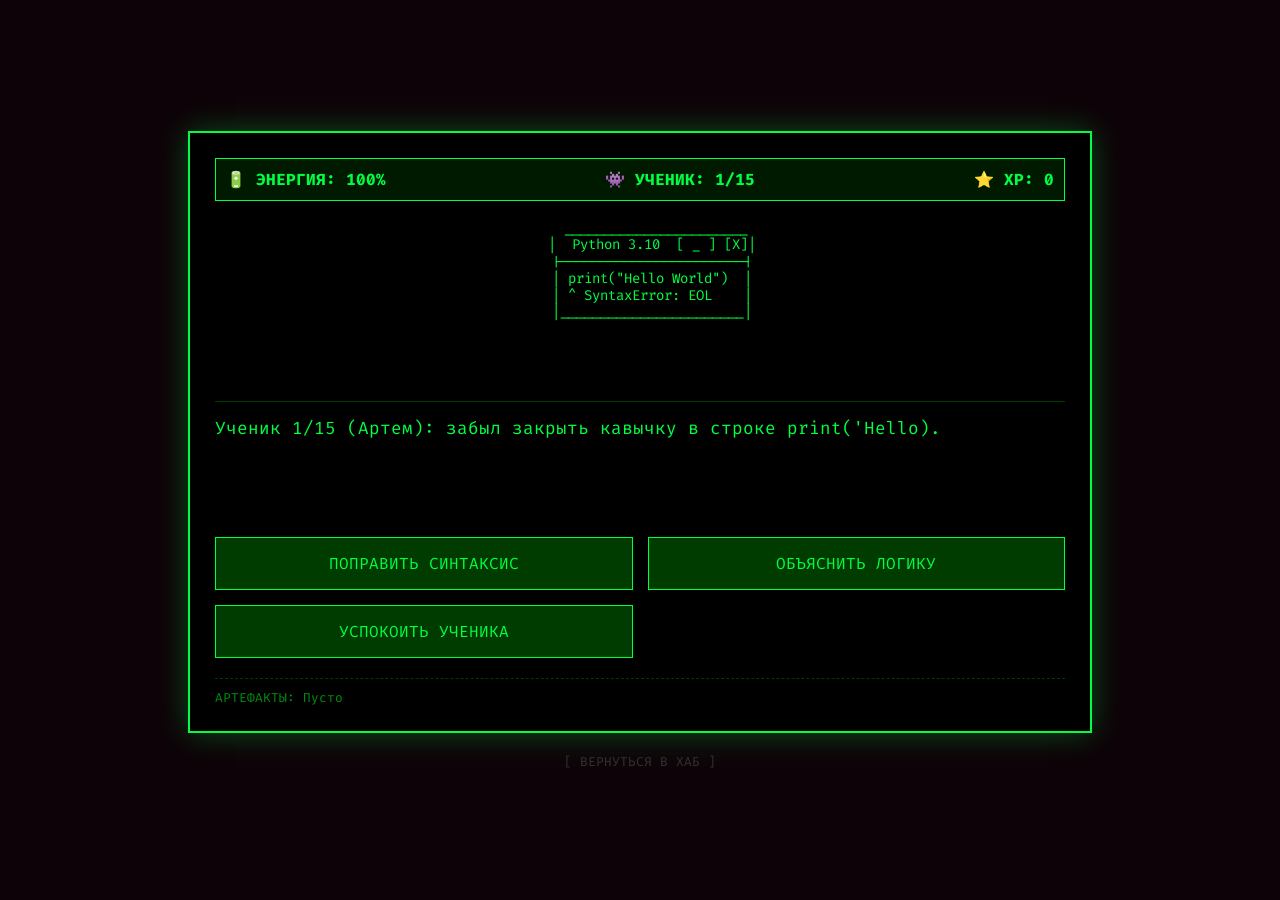
<file: nastya.html>
<!DOCTYPE html>
<html lang="ru">
<head>
    <meta charset="UTF-8">
    <title>Nastya: Coding Tutor Quest</title>
    <link href="https://fonts.googleapis.com/css2?family=Fira+Code:wght@400;700&display=swap" rel="stylesheet">
    <style>
        body {
            background-color: #0d0208;
            color: #00ff41;
            font-family: 'Fira Code', monospace;
            display: flex;
            flex-direction: column;
            align-items: center;
            justify-content: center;
            min-height: 100vh;
            margin: 0;
        }

        #game-container {
            width: 95%;
            max-width: 850px;
            border: 2px solid #00ff41;
            padding: 25px;
            box-shadow: 0 0 30px rgba(0, 255, 65, 0.3);
            background: rgba(0, 0, 0, 0.95);
        }

        /* Фикс бага: используем pre-wrap и фиксированный шрифт */
        #ascii-art {
            white-space: pre;
            font-family: 'Fira Code', monospace;
            font-size: 14px;
            line-height: 1.2;
            margin-bottom: 20px;
            color: #00ff41;
            display: block;
            text-align: center;
            min-height: 160px;
        }

        #story-text {
            height: 100px;
            margin-bottom: 20px;
            font-size: 1.1rem;
            line-height: 1.4;
            border-top: 1px solid #003b00;
            padding-top: 15px;
        }

        .stats-bar {
            display: flex;
            justify-content: space-between;
            margin-bottom: 20px;
            padding: 10px;
            background: #001a00;
            border: 1px solid #00ff41;
            font-weight: bold;
        }

        .btn-group {
            display: grid;
            grid-template-columns: 1fr 1fr;
            gap: 15px;
        }

        button {
            background: #003b00;
            color: #00ff41;
            border: 1px solid #00ff41;
            padding: 15px;
            font-family: 'Fira Code', monospace;
            cursor: pointer;
            transition: all 0.2s;
            font-size: 1rem;
            text-transform: uppercase;
        }

        button:hover {
            background: #00ff41;
            color: #000;
        }

        .inventory {
            margin-top: 20px;
            font-size: 0.8rem;
            color: #008f11;
            border-top: 1px dashed #003b00;
            padding-top: 10px;
        }

        .back-link {
            margin-top: 20px;
            color: #333;
            text-decoration: none;
            font-size: 0.8rem;
        }
        .back-link:hover { color: #00ff41; }
    </style>
</head>
<body>

    <div id="game-container">
        <div class="stats-bar">
            <span>🔋 ЭНЕРГИЯ: <span id="hp">100</span>%</span>
            <span>👾 УЧЕНИК: <span id="child-count">0</span>/15</span>
            <span>⭐ XP: <span id="xp">0</span></span>
        </div>

        <pre id="ascii-art"></pre>

        <div id="story-text"></div>

        <div class="btn-group" id="actions"></div>

        <div class="inventory">
            АРТЕФАКТЫ: <span id="inv-items">Пусто</span>
        </div>
    </div>

    <a href="index.html" class="back-link">[ ВЕРНУТЬСЯ В ХАБ ]</a>

    <script>
        // Использованы двойные слэши \\ для корректного отображения в JS
        const arts = {
            coding: 
`    _______________________
   |  Python 3.10  [ _ ] [X]|
   |-----------------------|
   | print("Hello World")  |
   | ^ SyntaxError: EOL    |
   |_______________________|`,
            
            panic: 
`      (>_<)  !! ERROR !!
     /(   )\\
      /   \\
    "ВСЁ СЛОМАЛОСЬ!"`,
            
            success: 
`      (^_^)  [ BUILD SUCCESS ]
     <|   |>
      /   \\
    "ОНО РАБОТАЕТ!"`
        };

        const children = [
            { name: "Артем", issue: "забыл закрыть кавычку в строке print('Hello).", type: "syntax" },
            { name: "Лера", issue: "написала бесконечный цикл, и её компьютер начал взлетать.", type: "logic" },
            { name: "Иван", issue: "не понимает, почему 2+2 у него равно 22.", type: "logic" },
            { name: "Соня", issue: "случайно удалила весь проект перед сохранением.", type: "panic" },
            { name: "Макс", issue: "пытается импортировать библиотеку 'minecraft' в Python.", type: "syntax" },
            { name: "Даня", issue: "заблудился в трех отступах if-else.", type: "logic" },
            { name: "Аня", issue: "плачет, потому что код не работает, а ошибок не выдает.", type: "panic" },
            { name: "Кирилл", issue: "назвал переменную 'переменная' на русском.", type: "syntax" },
            { name: "Маша", issue: "создала переменную для каждого пикселя на экране.", type: "logic" },
            { name: "Егор", issue: "пытается запустить код через Paint.", type: "logic" },
            { name: "Диана", issue: "забыла, как пишется слово 'function'.", type: "syntax" },
            { name: "Никита", issue: "уверен, что компьютер сломался лично против него.", type: "panic" },
            { name: "Оля", issue: "написала 100 строк кода без единой проверки.", type: "logic" },
            { name: "Тимофей", issue: "хочет сделать игру как GTA за 40 минут урока.", type: "panic" },
            { name: "Юля", issue: "поняла тему быстрее всех и теперь скучает.", type: "bonus" }
        ];

        let state = {
            hp: 100,
            xp: 0,
            childIndex: 0,
            inv: []
        };

        function update() {
            const container = document.getElementById('actions');
            const artElement = document.getElementById('ascii-art');
            const story = document.getElementById('story-text');
            
            container.innerHTML = '';

            if (state.childIndex >= children.length) {
                artElement.innerText = arts.success;
                story.innerText = `ПОБЕДА! Настя, ты — мастер кода! 15/15 учеников догнали программу. Твой итоговый опыт: ${state.xp}.`;
                container.innerHTML = '<button onclick="location.reload()">Начать новый урок</button>';
                return;
            }

            const child = children[state.childIndex];
            document.getElementById('hp').innerText = state.hp;
            document.getElementById('xp').innerText = state.xp;
            document.getElementById('child-count').innerText = state.childIndex + 1;
            document.getElementById('inv-items').innerText = state.inv.join(", ") || "Пусто";

            artElement.innerText = (child.type === "panic") ? arts.panic : arts.coding;
            story.innerText = `Ученик ${state.childIndex + 1}/15 (${child.name}): ${child.issue}`;

            const actions = [
                { text: "Поправить синтаксис", effect: () => { state.xp += 10; state.hp -= 5; } },
                { text: "Объяснить логику", effect: () => { state.xp += 15; state.hp -= 8; } },
                { text: "Успокоить ученика", effect: () => { state.xp += 5; state.hp -= 3; } },
                { text: "Дать задание сложнее", effect: () => { state.xp += 20; state.hp -= 12; }, condition: () => child.type === "bonus" }
            ];

            actions.forEach(act => {
                if (act.condition && !act.condition()) return;
                const btn = document.createElement('button');
                btn.innerText = act.text;
                btn.onclick = () => {
                    act.effect();
                    state.childIndex++;
                    if (state.hp > 100) state.hp = 100;
                    if (state.hp <= 0) {
                        story.innerText = "Энергия закончилась... Пора выпить кофе и восстановиться!";
                        container.innerHTML = '<button onclick="location.reload()">Перезагрузка</button>';
                    } else {
                        update();
                    }
                };
                actionContainer = container.appendChild(btn);
            });
        }

        update();
    </script>
</body>
</html>
</file>
